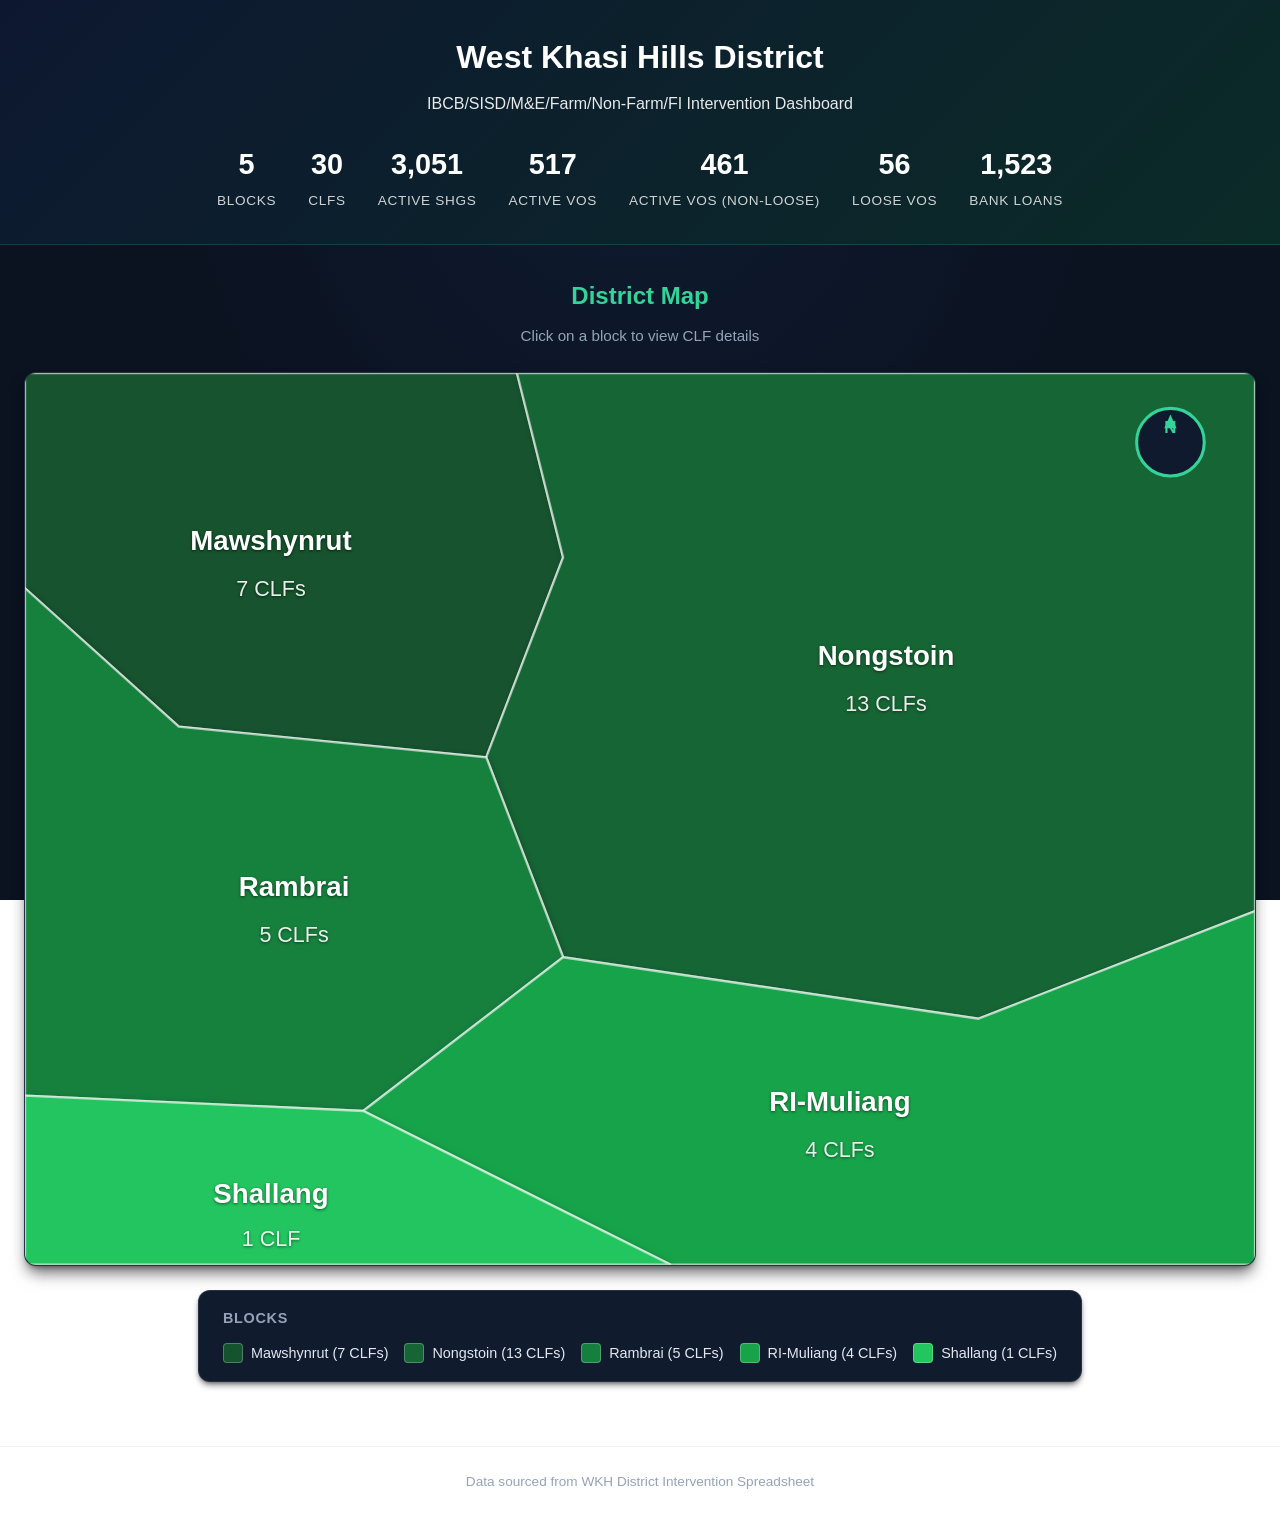
<file: index.html>
<!DOCTYPE html>
<html lang="en">
<head>
  <meta charset="UTF-8">
  <meta name="viewport" content="width=device-width, initial-scale=1.0">
  <title>WKH District Intervention Dashboard</title>
  <link rel="stylesheet" href="css/style.css?v=20260806e">
</head>
<body>
  <header class="header">
    <div class="header-content">
      <h1 class="district-name">West Khasi Hills District</h1>
      <p class="subtitle">IBCB/SISD/M&E/Farm/Non-Farm/FI Intervention Dashboard</p>
      <div class="summary-stats" id="summaryStats"></div>
    </div>
  </header>

  <main class="main">
    <section class="map-section">
      <h2 class="section-title">District Map</h2>
      <p class="section-subtitle">Click on a block to view CLF details</p>
      <div class="map-container">
        <svg id="districtMap" viewBox="0 0 800 580" xmlns="http://www.w3.org/2000/svg" preserveAspectRatio="xMidYMid meet">
          <defs>
            <filter id="shadow" x="-10%" y="-10%" width="120%" height="120%">
              <feDropShadow dx="1" dy="1" stdDeviation="2" flood-opacity="0.25"/>
            </filter>
          </defs>

          <!-- Mawshynrut Block (Northwest) -->
          <g class="block-group" data-block="Mawshynrut" filter="url(#shadow)">
            <path class="block-area" d="M 0 0 L 320 0 L 350 120 L 300 250 L 100 230 L 0 140 Z"
                  fill="#14532d" stroke="rgba(255,255,255,0.6)" stroke-width="1.5"/>
            <text class="block-label" x="160" y="115" text-anchor="middle">Mawshynrut</text>
            <text class="block-clfs" x="160" y="145" text-anchor="middle">7 CLFs</text>
          </g>

          <!-- Nongstoin Block (Central/East) -->
          <g class="block-group" data-block="Nongstoin" filter="url(#shadow)">
            <path class="block-area" d="M 320 0 L 800 0 L 800 350 L 620 420 L 350 380 L 300 250 L 350 120 Z"
                  fill="#166534" stroke="rgba(255,255,255,0.6)" stroke-width="1.5"/>
            <text class="block-label" x="560" y="190" text-anchor="middle">Nongstoin</text>
            <text class="block-clfs" x="560" y="220" text-anchor="middle">13 CLFs</text>
          </g>

          <!-- Rambrai Block (West) -->
          <g class="block-group" data-block="Rambrai" filter="url(#shadow)">
            <path class="block-area" d="M 0 140 L 100 230 L 300 250 L 350 380 L 220 480 L 0 470 Z"
                  fill="#15803d" stroke="rgba(255,255,255,0.6)" stroke-width="1.5"/>
            <text class="block-label" x="175" y="340" text-anchor="middle">Rambrai</text>
            <text class="block-clfs" x="175" y="370" text-anchor="middle">5 CLFs</text>
          </g>

          <!-- RI-Muliang Block (South-Central) -->
          <g class="block-group" data-block="RI-Muliang" filter="url(#shadow)">
            <path class="block-area" d="M 220 480 L 350 380 L 620 420 L 800 350 L 800 580 L 420 580 Z"
                  fill="#16a34a" stroke="rgba(255,255,255,0.6)" stroke-width="1.5"/>
            <text class="block-label" x="530" y="480" text-anchor="middle">RI-Muliang</text>
            <text class="block-clfs" x="530" y="510" text-anchor="middle">4 CLFs</text>
          </g>

          <!-- Shallang Block (Southwest) -->
          <g class="block-group" data-block="Shallang" filter="url(#shadow)">
            <path class="block-area" d="M 0 470 L 220 480 L 420 580 L 0 580 Z"
                  fill="#22c55e" stroke="rgba(255,255,255,0.6)" stroke-width="1.5"/>
            <text class="block-label" x="160" y="540" text-anchor="middle">Shallang</text>
            <text class="block-clfs" x="160" y="568" text-anchor="middle">1 CLF</text>
          </g>

          <!-- Compass -->
          <g transform="translate(745, 45)">
            <circle cx="0" cy="0" r="22" fill="#0f1a2e" stroke="#34d399" stroke-width="2"/>
            <text x="0" y="-6" text-anchor="middle" font-size="11" fill="#34d399" font-weight="bold">N</text>
            <polygon points="0,-18 -4,-9 4,-9" fill="#34d399"/>
          </g>
        </svg>

        <!-- Legend -->
        <div class="map-legend">
          <h3>Blocks</h3>
          <div class="legend-items" id="legendItems"></div>
        </div>
      </div>
    </section>
  </main>

  <footer class="footer">
    <p>Data sourced from WKH District Intervention Spreadsheet</p>
  </footer>

  <script src="js/data.js?v=20260806e"></script>
  <script src="js/app.js?v=20260806e"></script>
</body>
</html>
</file>
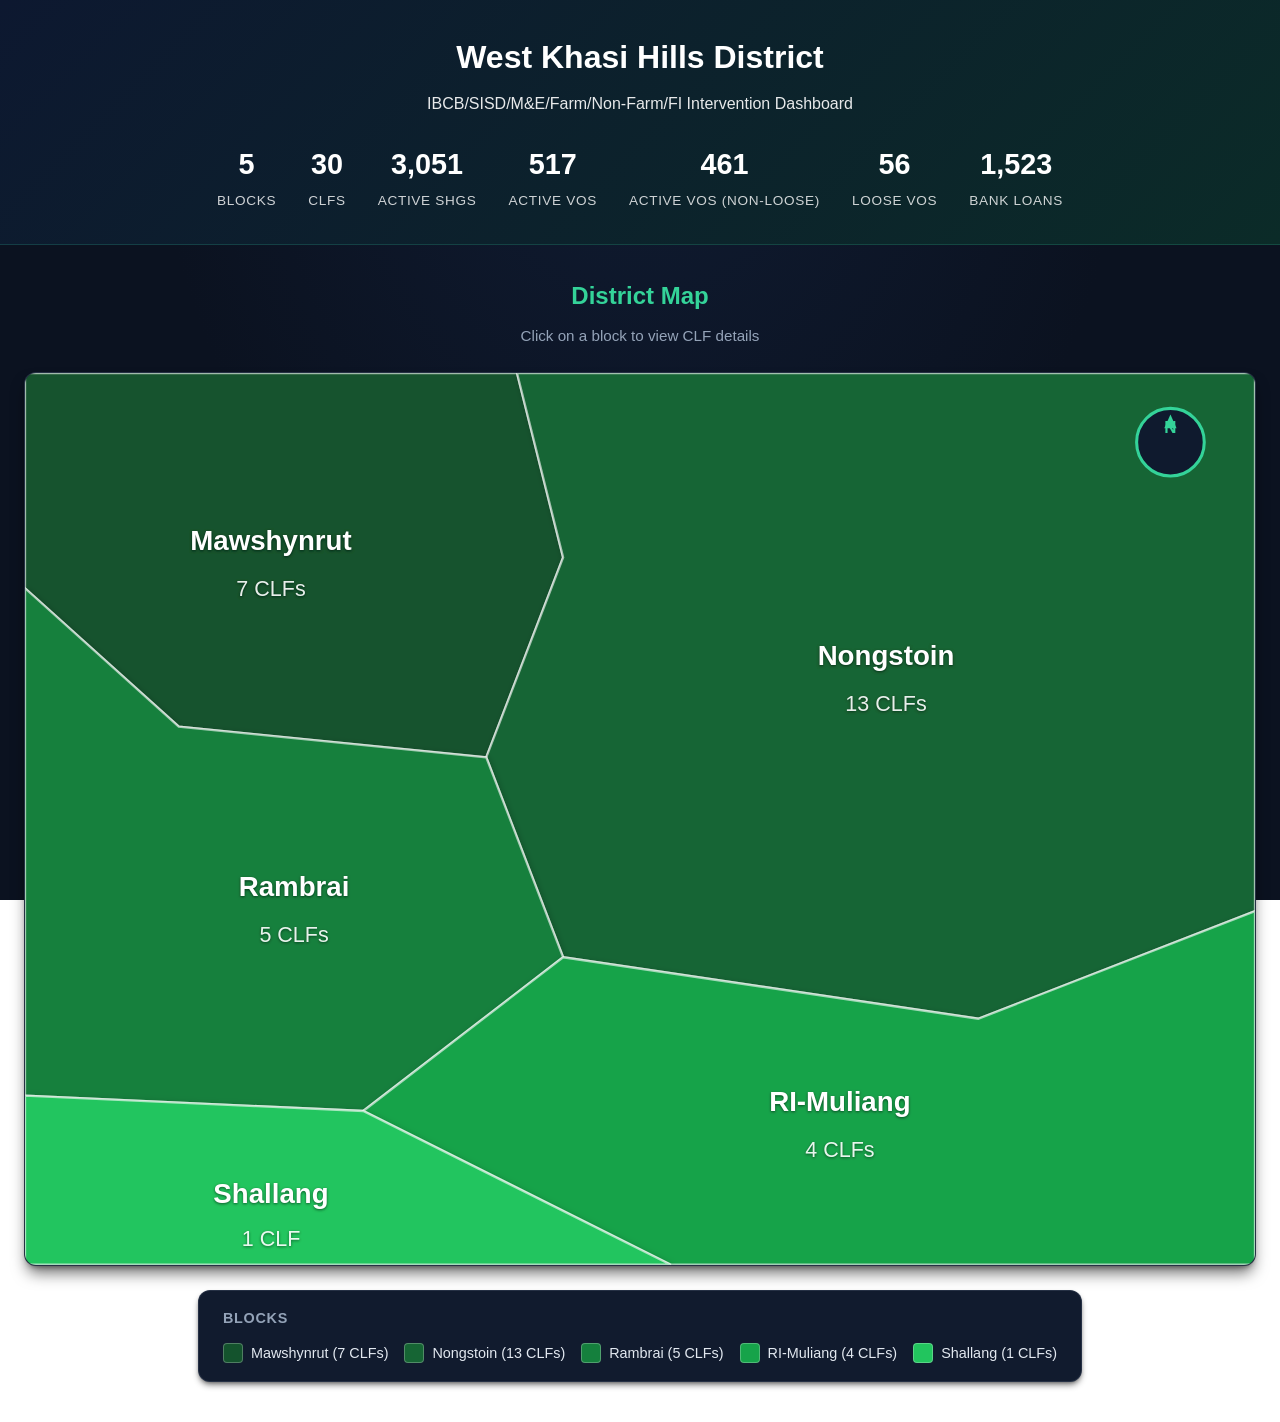
<file: block.html>
<!DOCTYPE html>
<html lang="en">
<head>
  <meta charset="UTF-8">
  <meta name="viewport" content="width=device-width, initial-scale=1.0">
  <title>Block Details - WKH Dashboard</title>
  <link rel="stylesheet" href="css/style.css?v=20260806e">
</head>
<body>
  <header class="header header-block">
    <div class="header-content">
      <div class="nav-bar">
        <a href="index.html" class="back-btn">&larr; Back to Map</a>
      </div>
      <h1 class="block-name" id="blockName"></h1>
      <p class="block-subtitle" id="blockSubtitle"></p>
      <div class="block-summary" id="blockSummary"></div>
    </div>
  </header>

  <main class="main">
    <section class="clf-section">
      <h2 class="section-title">CLF Details</h2>
      <div class="clf-grid" id="clfGrid"></div>
    </section>
  </main>

  <div class="modal" id="interventionModal">
    <div class="modal-content">
      <div class="modal-header">
        <h3 class="modal-title" id="modalTitle"></h3>
        <button class="modal-close" id="modalClose">&times;</button>
      </div>
      <div class="modal-body" id="modalBody"></div>
    </div>
  </div>

  <footer class="footer">
    <p>Data sourced from WKH District Intervention Spreadsheet</p>
  </footer>

  <script src="js/data.js?v=20260806e"></script>
  <script src="js/block.js?v=20260806e"></script>
</body>
</html>
</file>
<file: css/style.css>
:root {
  --primary: #34d399;
  --primary-light: #6ee7b7;
  --primary-dark: #10b981;
  --accent: #fbbf24;
  --bg: #0b1220;
  --bg-elevated: #0f1a2e;
  --card-bg: #111b2e;
  --text: #e2e8f0;
  --text-light: #94a3b8;
  --border: rgba(148, 163, 184, 0.16);
  --border-strong: rgba(148, 163, 184, 0.28);
  --shadow: 0 4px 6px -1px rgba(0, 0, 0, 0.45), 0 2px 4px -2px rgba(0, 0, 0, 0.45);
  --shadow-lg: 0 10px 15px -3px rgba(0, 0, 0, 0.55), 0 4px 6px -4px rgba(0, 0, 0, 0.55);
  --radius: 12px;
  --heat-1: rgba(52, 211, 153, 0.12);
  --heat-2: rgba(52, 211, 153, 0.3);
  --heat-3: rgba(52, 211, 153, 0.45);
  --heat-4: rgba(52, 211, 153, 0.6);
  --heat-5: rgba(52, 211, 153, 0.8);
}

* {
  margin: 0;
  padding: 0;
  box-sizing: border-box;
}

body {
  font-family: 'Segoe UI', Tahoma, Geneva, Verdana, sans-serif;
  background: radial-gradient(ellipse at top, #101c33 0%, var(--bg) 55%);
  background-attachment: fixed;
  color: var(--text);
  line-height: 1.6;
  min-height: 100vh;
}

::-webkit-scrollbar {
  width: 10px;
}

::-webkit-scrollbar-track {
  background: var(--bg);
}

::-webkit-scrollbar-thumb {
  background: #1f2d44;
  border-radius: 6px;
}

::-webkit-scrollbar-thumb:hover {
  background: #2b3d5c;
}

::selection {
  background: rgba(52, 211, 153, 0.3);
}

.header {
  background: linear-gradient(135deg, #0d1830 0%, #0b2b28 100%);
  color: white;
  padding: 2rem 1.5rem;
  text-align: center;
  border-bottom: 1px solid rgba(52, 211, 153, 0.2);
}

.header-block {
  padding-bottom: 1rem;
}

.header-content {
  max-width: 1200px;
  margin: 0 auto;
}

.nav-bar {
  margin-bottom: 1rem;
}

.back-btn {
  color: white;
  text-decoration: none;
  font-size: 0.95rem;
  opacity: 0.9;
  display: inline-flex;
  align-items: center;
  gap: 0.5rem;
  padding: 0.5rem 1rem;
  border-radius: 6px;
  transition: all 0.2s;
}

.back-btn:hover {
  background: rgba(255, 255, 255, 0.15);
  opacity: 1;
}

.district-name, .block-name {
  font-size: 2rem;
  font-weight: 700;
  margin-bottom: 0.5rem;
}

.subtitle, .block-subtitle {
  font-size: 1rem;
  opacity: 0.9;
  margin-bottom: 1.5rem;
}

.summary-stats, .block-summary {
  display: flex;
  justify-content: center;
  gap: 2rem;
  flex-wrap: wrap;
}

.stat-item {
  text-align: center;
}

.stat-value {
  font-size: 1.8rem;
  font-weight: 700;
  display: block;
}

.stat-label {
  font-size: 0.85rem;
  opacity: 0.8;
  text-transform: uppercase;
  letter-spacing: 0.05em;
}

.main {
  max-width: 1200px;
  margin: 0 auto;
  padding: 2rem 1.5rem;
}

.section-title {
  font-size: 1.5rem;
  color: var(--primary);
  margin-bottom: 0.5rem;
}

.section-subtitle {
  color: var(--text-light);
  margin-bottom: 1.5rem;
  font-size: 0.95rem;
}

/* Map Section */
.map-section {
  text-align: center;
}

.map-container {
  display: flex;
  flex-direction: column;
  align-items: center;
  gap: 1.5rem;
}

#districtMap {
  width: 100%;
  height: auto;
  background: var(--card-bg);
  border-radius: var(--radius);
  box-shadow: var(--shadow-lg);
  border: 1px solid var(--border);
  display: block;
}

.block-group {
  cursor: pointer;
  transition: all 0.3s ease;
}

.block-group:hover .block-area {
  filter: brightness(1.1);
  stroke-width: 3;
  stroke: var(--primary-dark);
}

.block-area {
  transition: all 0.3s ease;
}

.block-label {
  font-size: 16px;
  font-weight: 600;
  fill: white;
  pointer-events: none;
  text-shadow: 0 1px 3px rgba(0, 0, 0, 0.55);
}

.block-clfs {
  font-size: 12px;
  fill: white;
  pointer-events: none;
  opacity: 0.9;
  text-shadow: 0 1px 3px rgba(0, 0, 0, 0.55);
}

.district-label {
  font-size: 20px;
  font-weight: 700;
  fill: var(--primary-dark);
  letter-spacing: 2px;
}

.map-legend {
  background: var(--card-bg);
  padding: 1rem 1.5rem;
  border-radius: var(--radius);
  box-shadow: var(--shadow);
  border: 1px solid var(--border);
  text-align: left;
}

.map-legend h3 {
  font-size: 0.9rem;
  color: var(--text-light);
  margin-bottom: 0.75rem;
  text-transform: uppercase;
  letter-spacing: 0.05em;
}

.legend-items {
  display: flex;
  flex-wrap: wrap;
  gap: 1rem;
}

.legend-item {
  display: flex;
  align-items: center;
  gap: 0.5rem;
  font-size: 0.9rem;
}

.legend-color {
  width: 20px;
  height: 20px;
  border-radius: 4px;
  border: 1px solid rgba(255, 255, 255, 0.25);
}

/* CLF Grid */
.clf-section {
  margin-top: 1rem;
}

.clf-grid {
  display: grid;
  gap: 1.25rem;
}

.clf-card {
  background: var(--card-bg);
  border-radius: var(--radius);
  padding: 1.5rem;
  box-shadow: var(--shadow);
  border: 1px solid var(--border);
  transition: all 0.2s;
}

.clf-card:hover {
  box-shadow: var(--shadow-lg);
  border-color: var(--primary-light);
}

.clf-header {
  display: flex;
  justify-content: space-between;
  align-items: flex-start;
  gap: 1rem;
  margin-bottom: 1.25rem;
  padding-bottom: 1rem;
  border-bottom: 1px solid var(--border);
}

.clf-name {
  font-size: 1.1rem;
  font-weight: 600;
  color: var(--primary-light);
  flex: 1;
  line-height: 1.4;
}

.clf-counts {
  display: flex;
  flex-wrap: wrap;
  justify-content: flex-end;
  gap: 0.75rem;
  flex-shrink: 0;
}

.count-badge {
  display: flex;
  flex-direction: column;
  align-items: center;
  padding: 0.75rem 1rem;
  border-radius: 8px;
  min-width: 70px;
}

.count-badge.vo {
  background: rgba(59, 130, 246, 0.16);
}

.count-badge.shg {
  background: rgba(245, 158, 11, 0.16);
}

.count-badge.loan {
  background: rgba(52, 211, 153, 0.16);
}

.count-badge.bc {
  background: rgba(168, 85, 247, 0.16);
}

.count-badge.vill {
  background: rgba(16, 185, 129, 0.16);
}

.clf-meta {
  display: flex;
  flex-wrap: wrap;
  gap: 0.4rem 1.25rem;
  margin-bottom: 1rem;
  font-size: 0.82rem;
  color: var(--text-light);
}

.clf-meta-item {
  display: inline-flex;
  align-items: center;
  gap: 0.35rem;
}

.count-icon {
  font-size: 1.2rem;
  margin-bottom: 0.25rem;
}

.count-value {
  font-size: 1.4rem;
  font-weight: 700;
  color: var(--text);
}

.count-label {
  font-size: 0.75rem;
  color: var(--text-light);
  text-transform: uppercase;
}

.intervention-buttons {
  display: flex;
  gap: 0.75rem;
  flex-wrap: wrap;
}

.intervention-btn {
  display: flex;
  align-items: center;
  gap: 0.5rem;
  padding: 0.75rem 1.25rem;
  border: 2px solid var(--border);
  background: var(--card-bg);
  border-radius: 8px;
  cursor: pointer;
  font-size: 0.9rem;
  font-weight: 500;
  transition: all 0.2s;
}

.intervention-btn:hover {
  transform: translateY(-2px);
  box-shadow: var(--shadow);
}

.intervention-btn.farm {
  border-color: #34d399;
  color: #6ee7b7;
}

.intervention-btn.farm:hover {
  background: rgba(52, 211, 153, 0.14);
}

.intervention-btn.nonfarm {
  border-color: #fbbf24;
  color: #fcd34d;
}

.intervention-btn.nonfarm:hover {
  background: rgba(251, 191, 36, 0.14);
}

.intervention-btn.fi {
  border-color: #60a5fa;
  color: #93c5fd;
}

.intervention-btn.fi:hover {
  background: rgba(96, 165, 250, 0.14);
}

.intervention-btn.sisd {
  border-color: #c084fc;
  color: #d8b4fe;
}

.intervention-btn.sisd:hover {
  background: rgba(192, 132, 252, 0.14);
}

.btn-icon {
  font-size: 1.1rem;
}

.btn-text {
  font-weight: 600;
}

/* Modal */
.modal {
  position: fixed;
  top: 0;
  left: 0;
  right: 0;
  bottom: 0;
  background: rgba(0, 0, 0, 0.5);
  display: flex;
  align-items: center;
  justify-content: center;
  z-index: 1000;
  opacity: 0;
  visibility: hidden;
  transition: all 0.3s;
}

.modal.active {
  opacity: 1;
  visibility: visible;
}

.modal-content {
  background: var(--card-bg);
  border-radius: var(--radius);
  width: 90%;
  max-width: 600px;
  max-height: 90vh;
  overflow: hidden;
  transform: translateY(20px);
  transition: all 0.3s;
  box-shadow: var(--shadow-lg);
  border: 1px solid var(--border);
}

.modal.active .modal-content {
  transform: translateY(0);
}

.modal-header {
  display: flex;
  justify-content: space-between;
  align-items: center;
  padding: 1.25rem 1.5rem;
  border-bottom: 1px solid var(--border);
  background: var(--bg-elevated);
}

.modal-title {
  font-size: 1.1rem;
  color: var(--primary-light);
  flex: 1;
  padding-right: 1rem;
}

.modal-close {
  background: none;
  border: none;
  font-size: 1.5rem;
  cursor: pointer;
  color: var(--text-light);
  width: 36px;
  height: 36px;
  display: flex;
  align-items: center;
  justify-content: center;
  border-radius: 50%;
  transition: all 0.2s;
}

.modal-close:hover {
  background: var(--border-strong);
  color: var(--text);
}

.modal-body {
  padding: 1.5rem;
  overflow-y: auto;
  max-height: calc(90vh - 80px);
}

.intervention-detail {
  display: flex;
  flex-direction: column;
  gap: 1rem;
}

.detail-row {
  display: flex;
  flex-direction: column;
  gap: 0.25rem;
}

.detail-label {
  font-size: 0.85rem;
  color: var(--text-light);
  text-transform: uppercase;
  letter-spacing: 0.05em;
}

.detail-value {
  font-size: 1rem;
  color: var(--text);
}

.detail-image {
  margin-top: 0.5rem;
}

.detail-section {
  margin-top: 0.5rem;
}

.detail-section-title {
  font-size: 0.8rem;
  color: var(--primary);
  text-transform: uppercase;
  letter-spacing: 0.05em;
  margin-bottom: 0.75rem;
  padding-bottom: 0.4rem;
  border-bottom: 1px solid var(--border);
}

.fund-grid {
  display: grid;
  grid-template-columns: repeat(auto-fit, minmax(140px, 1fr));
  gap: 0.75rem;
  margin-bottom: 0.25rem;
}

.fund-tile {
  background: var(--bg-elevated);
  border: 1px solid var(--border);
  border-radius: 8px;
  padding: 0.85rem 1rem;
  display: flex;
  flex-direction: column;
  gap: 0.25rem;
}

.fund-label {
  font-size: 0.75rem;
  color: var(--text-light);
  text-transform: uppercase;
  letter-spacing: 0.04em;
}

.fund-value {
  font-size: 1.1rem;
  font-weight: 700;
  color: var(--primary-light);
}

.intervention-image {
  width: 100%;
  max-height: 300px;
  object-fit: cover;
  border-radius: 8px;
}

.folder-embed-wrapper {
  display: flex;
  flex-direction: column;
  gap: 0.75rem;
}

.folder-embed {
  width: 100%;
  height: 320px;
  border: 1px solid var(--border);
  border-radius: 8px;
  background: var(--bg-elevated);
}

.folder-link {
  display: inline-flex;
  align-items: center;
  justify-content: center;
  gap: 0.5rem;
  padding: 0.6rem 1rem;
  border: 1px solid var(--border-strong);
  border-radius: 8px;
  color: var(--primary-light);
  text-decoration: none;
  font-size: 0.9rem;
  font-weight: 600;
  background: rgba(52, 211, 153, 0.08);
  transition: all 0.2s;
}

.folder-link:hover {
  background: rgba(52, 211, 153, 0.16);
  border-color: var(--primary);
}

.intervention-placeholder {
  width: 100%;
  height: 150px;
  background: linear-gradient(135deg, var(--heat-1) 0%, var(--heat-2) 100%);
  border-radius: 8px;
  display: flex;
  flex-direction: column;
  align-items: center;
  justify-content: center;
  color: var(--text-light);
  gap: 0.5rem;
  border: 1px solid var(--border);
}

.placeholder-icon {
  font-size: 2rem;
}

.placeholder-hint {
  font-size: 0.8rem;
  opacity: 0.7;
  margin-top: 0.5rem;
}

/* Footer */
.footer {
  text-align: center;
  padding: 1.5rem;
  color: var(--text-light);
  font-size: 0.85rem;
  border-top: 1px solid var(--border);
  margin-top: 2rem;
}

/* Responsive - Tablet */
@media (max-width: 900px) {
  .block-label {
    font-size: 14px;
  }

  .block-clfs {
    font-size: 11px;
  }
}

/* Responsive - Mobile Landscape */
@media (max-width: 768px) {
  .header {
    padding: 1.5rem 1rem;
  }

  .district-name, .block-name {
    font-size: 1.5rem;
  }

  .subtitle, .block-subtitle {
    font-size: 0.9rem;
  }

  .summary-stats, .block-summary {
    gap: 1rem;
  }

  .stat-value {
    font-size: 1.4rem;
  }

  .stat-label {
    font-size: 0.75rem;
  }

  .main {
    padding: 1.25rem;
  }

  .section-title {
    font-size: 1.25rem;
  }

  .block-label {
    font-size: 12px;
  }

  .block-clfs {
    font-size: 9px;
  }

  .clf-header {
    flex-direction: column;
  }

  .clf-counts {
    width: 100%;
    justify-content: flex-start;
  }

  .intervention-buttons {
    width: 100%;
  }

  .intervention-btn {
    flex: 1;
    justify-content: center;
    min-width: 100px;
  }

  .legend-items {
    gap: 0.75rem;
  }

  .legend-item {
    font-size: 0.8rem;
  }

  .legend-color {
    width: 16px;
    height: 16px;
  }
}

/* Responsive - Mobile Portrait */
@media (max-width: 480px) {
  .header {
    padding: 1.25rem 0.75rem;
  }

  .district-name, .block-name {
    font-size: 1.3rem;
  }

  .main {
    padding: 0.75rem;
  }

  .summary-stats, .block-summary {
    flex-direction: column;
    gap: 0.75rem;
  }

  .stat-value {
    font-size: 1.2rem;
  }

  .block-label {
    font-size: 10px;
  }

  .block-clfs {
    font-size: 8px;
  }

  .map-legend {
    padding: 0.75rem 1rem;
  }

  .map-legend h3 {
    font-size: 0.8rem;
  }

  .legend-items {
    gap: 0.5rem;
  }

  .legend-item {
    font-size: 0.7rem;
    gap: 0.35rem;
  }

  .legend-color {
    width: 12px;
    height: 12px;
  }

  .clf-card {
    padding: 1rem;
  }

  .clf-name {
    font-size: 0.95rem;
  }

  .count-badge {
    flex-direction: row;
    min-width: auto;
    gap: 0.5rem;
    padding: 0.5rem 0.75rem;
  }

  .count-icon {
    margin-bottom: 0;
  }

  .count-value {
    font-size: 1.1rem;
  }

  .count-label {
    font-size: 0.7rem;
  }

  .intervention-btn {
    padding: 0.6rem 0.75rem;
    font-size: 0.8rem;
  }

  .btn-icon {
    font-size: 0.9rem;
  }

  .modal-content {
    width: 95%;
    max-height: 95vh;
  }

  .modal-header {
    padding: 1rem;
  }

  .modal-title {
    font-size: 0.95rem;
  }

  .modal-body {
    padding: 1rem;
  }
}

/* Responsive - Very Small Screens */
@media (max-width: 360px) {
  .district-name, .block-name {
    font-size: 1.1rem;
  }

  .stat-value {
    font-size: 1rem;
  }

  .block-label {
    font-size: 8px;
  }

  .block-clfs {
    font-size: 7px;
  }
}

/* Tooltip */
.tooltip {
  position: fixed;
  background: var(--card-bg);
  color: var(--text);
  padding: 0.75rem 1rem;
  border-radius: 8px;
  font-size: 0.85rem;
  pointer-events: none;
  z-index: 1000;
  display: none;
  max-width: 380px;
  box-shadow: var(--shadow-lg);
  border: 1px solid var(--border-strong);
}

.tooltip::after {
  content: '';
  position: absolute;
  top: 100%;
  left: 50%;
  transform: translateX(-50%);
  border: 6px solid transparent;
  border-top-color: var(--card-bg);
}

.tooltip-title {
  font-weight: 600;
  margin-bottom: 0.3rem;
}

.tooltip-stats {
  display: flex;
  flex-wrap: wrap;
  gap: 0.4rem 1rem;
  font-size: 0.8rem;
  opacity: 0.9;
}

/* Responsive - Large Screens */
@media (min-width: 1200px) {
  .main {
    max-width: 1400px;
  }

  .block-label {
    font-size: 18px;
  }

  .block-clfs {
    font-size: 14px;
  }
}

/* Responsive - Extra Large Screens */
@media (min-width: 1600px) {
  .block-label {
    font-size: 20px;
  }

  .block-clfs {
    font-size: 15px;
  }
}
</file>
